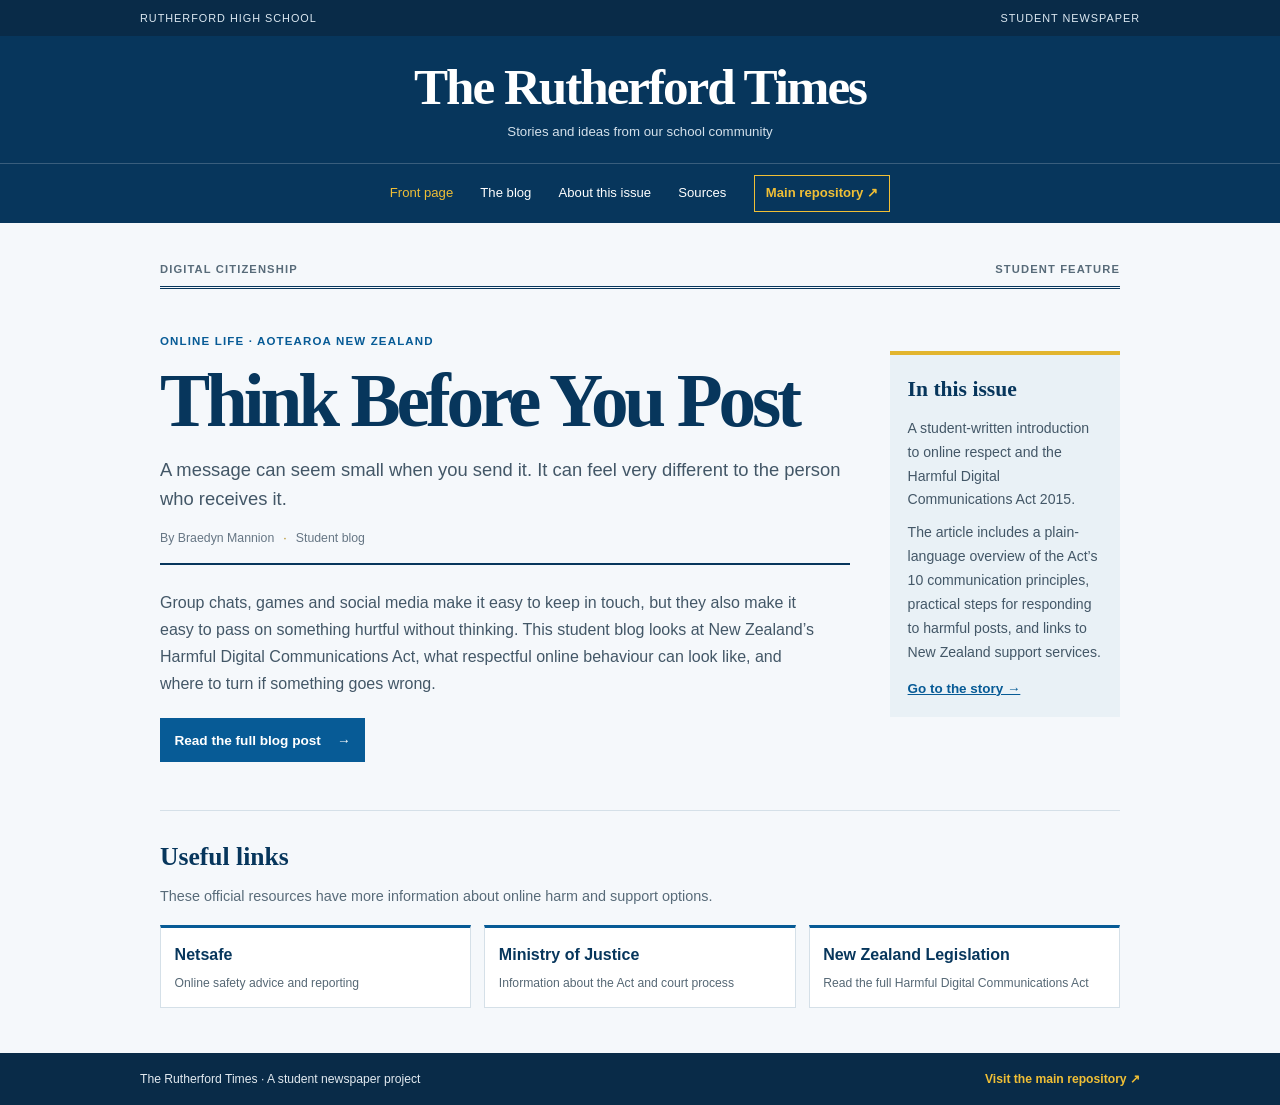
<file: index.html>
<!doctype html>
<html lang="en-NZ">
  <head>
    <meta charset="utf-8" />
    <meta name="viewport" content="width=device-width, initial-scale=1" />
    <meta name="theme-color" content="#07365c" />
    <meta name="description" content="The Rutherford Times: a student newspaper featuring a blog post about online respect and digital citizenship." />
    <title>The Rutherford Times</title>
    <link rel="canonical" href="https://rhs.pntr.dev/" />
    <link rel="stylesheet" href="styles.css?v=5" />
  </head>
  <body>
    <a class="skip-link" href="#main">Skip to content</a>
    <header class="site-header" id="top">
      <div class="school-line"><span>RUTHERFORD HIGH SCHOOL</span><span>STUDENT NEWSPAPER</span></div>
      <div class="masthead"><a href="index.html">The Rutherford Times</a><p>Stories and ideas from our school community</p></div>
      <nav aria-label="Main navigation">
        <a href="index.html" aria-current="page">Front page</a>
        <a href="blog.html">The blog</a>
        <a href="#about">About this issue</a>
        <a href="#sources">Sources</a>
        <a class="repo-button" href="https://github.com/Retered/rutherfordhighschool" target="_blank" rel="noopener noreferrer">Main repository ↗</a>
      </nav>
    </header>

    <main id="main">
      <section class="front-page" aria-labelledby="headline">
        <div class="issue-line"><span>Digital citizenship</span><span>Student feature</span></div>
        <article class="lead-story">
          <p class="category">ONLINE LIFE · AOTEAROA NEW ZEALAND</p>
          <h1 id="headline">Think Before You Post</h1>
          <p class="standfirst">A message can seem small when you send it. It can feel very different to the person who receives it.</p>
          <p class="byline">By Braedyn Mannion <span>·</span> Student blog</p>
          <div class="story-preview">
            <p>Group chats, games and social media make it easy to keep in touch, but they also make it easy to pass on something hurtful without thinking. This student blog looks at New Zealand’s Harmful Digital Communications Act, what respectful online behaviour can look like, and where to turn if something goes wrong.</p>
            <a class="read-button" href="blog.html">Read the full blog post <span aria-hidden="true">→</span></a>
          </div>
        </article>

        <aside class="front-note" id="about">
          <h2>In this issue</h2>
          <p>A student-written introduction to online respect and the Harmful Digital Communications Act 2015.</p>
          <p>The article includes a plain-language overview of the Act’s 10 communication principles, practical steps for responding to harmful posts, and links to New Zealand support services.</p>
          <a href="blog.html">Go to the story →</a>
        </aside>
      </section>

      <section class="more-info" id="sources">
        <h2>Useful links</h2>
        <p>These official resources have more information about online harm and support options.</p>
        <ul>
          <li><a href="https://netsafe.org.nz/" target="_blank" rel="noopener noreferrer">Netsafe <span>Online safety advice and reporting</span></a></li>
          <li><a href="https://www.justice.govt.nz/courts/civil/harmful-digital-communications/" target="_blank" rel="noopener noreferrer">Ministry of Justice <span>Information about the Act and court process</span></a></li>
          <li><a href="https://www.legislation.govt.nz/act/public/2015/0063/latest/whole.html" target="_blank" rel="noopener noreferrer">New Zealand Legislation <span>Read the full Harmful Digital Communications Act</span></a></li>
        </ul>
      </section>
    </main>

    <footer><p>The Rutherford Times · A student newspaper project</p><a class="footer-repo" href="https://github.com/Retered/rutherfordhighschool" target="_blank" rel="noopener noreferrer">Visit the main repository ↗</a></footer>
  </body>
</html>
</file>
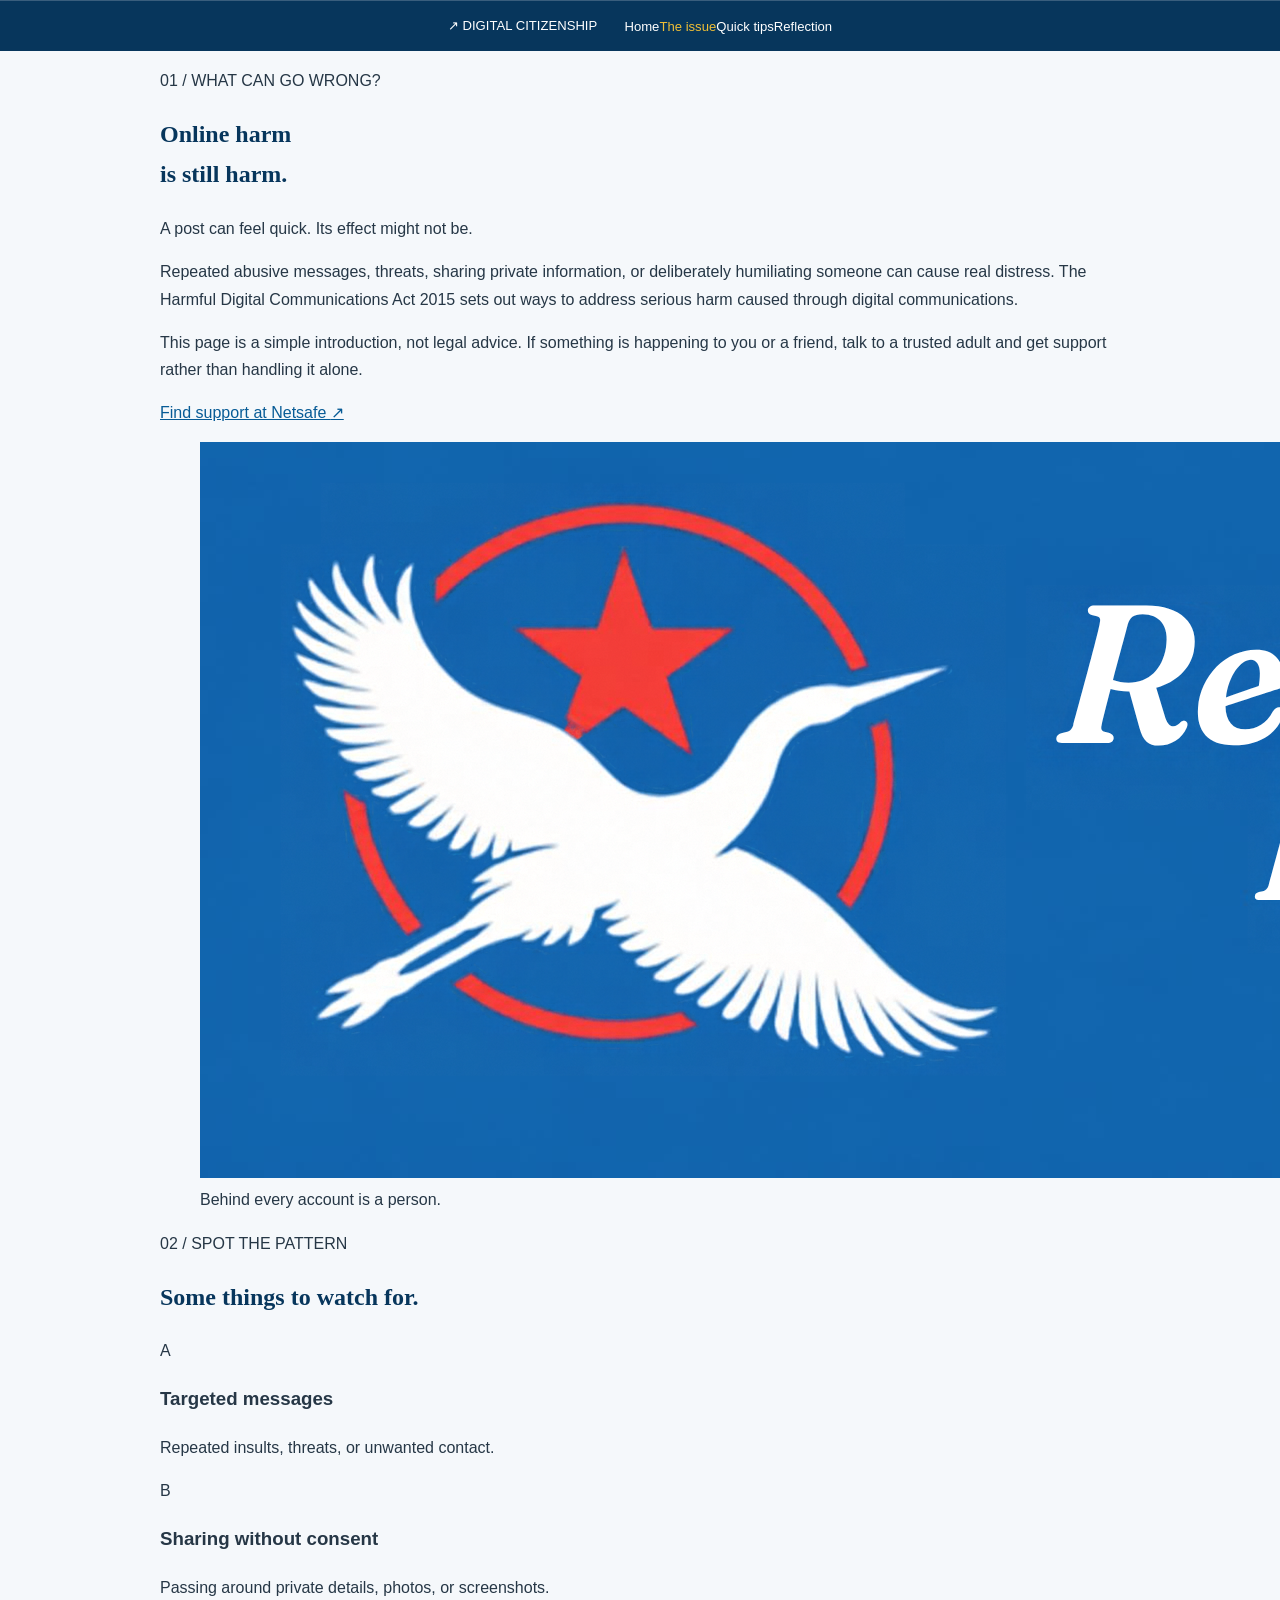
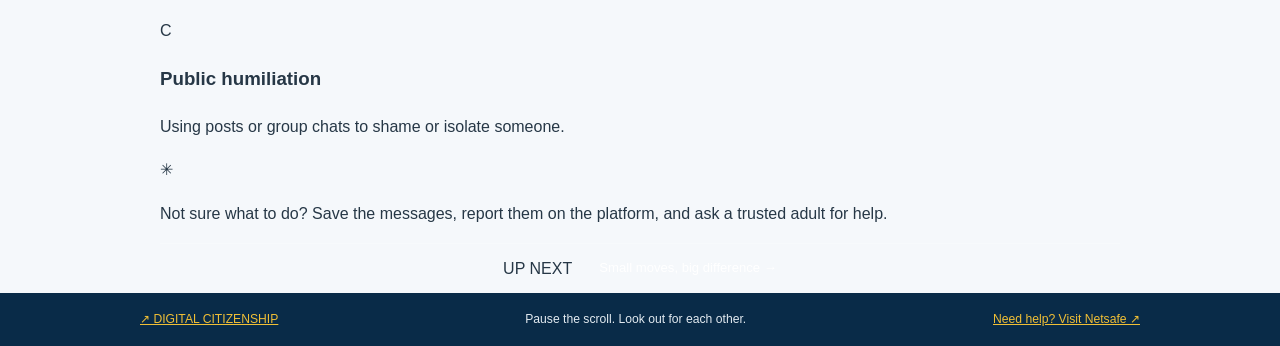
<file: about.html>
<!doctype html>
<html lang="en">
<head>
  <meta charset="utf-8"><meta name="viewport" content="width=device-width, initial-scale=1"><meta name="theme-color" content="#102b46">
  <title>The issue | Digital Citizenship</title>
  <link rel="preconnect" href="https://fonts.googleapis.com"><link rel="preconnect" href="https://fonts.gstatic.com" crossorigin>
  <link href="https://fonts.googleapis.com/css2?family=DM+Sans:wght@400;500;600;700;800&family=Space+Grotesk:wght@500;600;700&display=swap" rel="stylesheet"><link rel="stylesheet" href="styles.css">
</head>
<body><a class="skip-link" href="#main">Skip to content</a><div class="ambient ambient-a" aria-hidden="true"></div><div class="ambient ambient-b" aria-hidden="true"></div>
<header class="site-header"><nav class="nav shell" aria-label="Main navigation"><a class="brand" href="index.html"><span class="brand-mark">↗</span> DIGITAL CITIZENSHIP</a><div class="nav-links"><a href="index.html">Home</a><a aria-current="page" href="about.html">The issue</a><a href="tips.html">Quick tips</a><a href="reflection.html">Reflection</a></div></nav></header>
<main id="main" class="shell page-content">
  <section class="page-hero reveal"><p class="eyebrow">01 / WHAT CAN GO WRONG?</p><h1>Online harm<br>is still <span class="highlight-text">harm.</span></h1><p class="lede">A post can feel quick. Its effect might not be.</p></section>
  <section class="story-layout reveal delay-one"><div class="story-copy"><p>Repeated abusive messages, threats, sharing private information, or deliberately humiliating someone can cause real distress. The Harmful Digital Communications Act 2015 sets out ways to address serious harm caused through digital communications.</p><p>This page is a simple introduction, not legal advice. If something is happening to you or a friend, talk to a trusted adult and get support rather than handling it alone.</p><a class="arrow-link" href="https://netsafe.org.nz/" target="_blank" rel="noopener noreferrer">Find support at Netsafe <span aria-hidden="true">↗</span></a></div><figure class="story-image"><img src="2.png" alt="Image included with the digital citizenship project"><figcaption>Behind every account is a person.</figcaption></figure></section>
  <section class="section-block reveal"><p class="eyebrow">02 / SPOT THE PATTERN</p><h2>Some things to watch for.</h2><div class="feature-grid issue-cards"><article class="feature-card card-sky"><span class="card-number">A</span><h3>Targeted messages</h3><p>Repeated insults, threats, or unwanted contact.</p></article><article class="feature-card card-peach"><span class="card-number">B</span><h3>Sharing without consent</h3><p>Passing around private details, photos, or screenshots.</p></article><article class="feature-card card-mint"><span class="card-number">C</span><h3>Public humiliation</h3><p>Using posts or group chats to shame or isolate someone.</p></article></div></section>
  <aside class="callout reveal"><span aria-hidden="true">✳</span><p>Not sure what to do? Save the messages, report them on the platform, and ask a trusted adult for help.</p></aside>
  <nav class="page-next" aria-label="Next page"><span>UP NEXT</span><a href="tips.html">Small moves, big difference <span aria-hidden="true">→</span></a></nav>
</main><footer class="footer shell"><a class="brand" href="index.html"><span class="brand-mark">↗</span> DIGITAL CITIZENSHIP</a><span>Pause the scroll. Look out for each other.</span><a href="https://www.netsafe.org.nz/" target="_blank" rel="noopener noreferrer">Need help? Visit Netsafe ↗</a></footer>
</body></html>
</file>
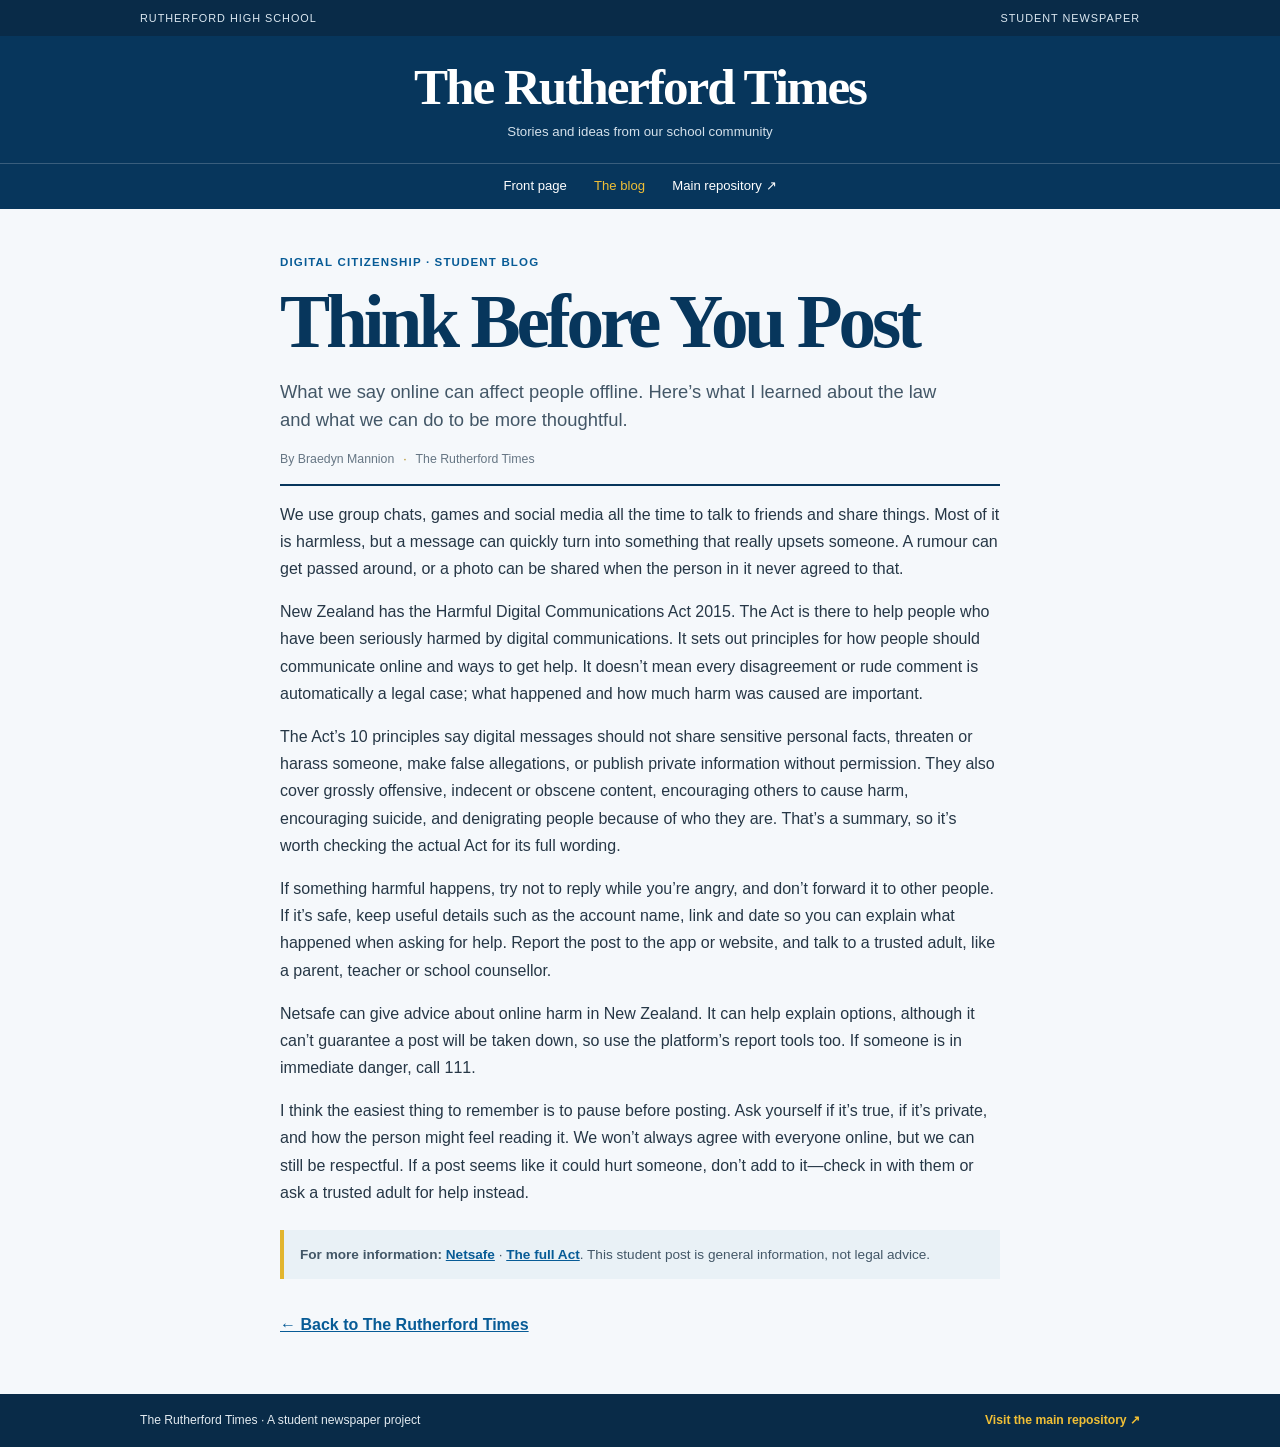
<file: blog.html>
<!doctype html>
<html lang="en-NZ">
  <head>
    <meta charset="utf-8" />
    <meta name="viewport" content="width=device-width, initial-scale=1" />
    <meta name="theme-color" content="#07365c" />
    <meta name="description" content="A student blog post about online respect and New Zealand's Harmful Digital Communications Act." />
    <title>Think Before You Post | The Rutherford Times</title>
    <link rel="stylesheet" href="styles.css?v=5" />
  </head>
  <body>
    <a class="skip-link" href="#main">Skip to the story</a>
    <header class="site-header" id="top">
      <div class="school-line"><span>RUTHERFORD HIGH SCHOOL</span><span>STUDENT NEWSPAPER</span></div>
      <div class="masthead"><a href="index.html">The Rutherford Times</a><p>Stories and ideas from our school community</p></div>
      <nav aria-label="Main navigation">
        <a href="index.html">Front page</a>
        <a href="blog.html" aria-current="page">The blog</a>
        <a href="https://github.com/Retered/rutherfordhighschool" target="_blank" rel="noopener noreferrer">Main repository ↗</a>
      </nav>
    </header>

    <main id="main">
      <article class="blog-story">
        <p class="category">DIGITAL CITIZENSHIP · STUDENT BLOG</p>
        <h1>Think Before You Post</h1>
        <p class="standfirst">What we say online can affect people offline. Here’s what I learned about the law and what we can do to be more thoughtful.</p>
        <p class="byline">By Braedyn Mannion <span>·</span> The Rutherford Times</p>

        <div class="article-body">
          <p>We use group chats, games and social media all the time to talk to friends and share things. Most of it is harmless, but a message can quickly turn into something that really upsets someone. A rumour can get passed around, or a photo can be shared when the person in it never agreed to that.</p>
          <p>New Zealand has the Harmful Digital Communications Act 2015. The Act is there to help people who have been seriously harmed by digital communications. It sets out principles for how people should communicate online and ways to get help. It doesn’t mean every disagreement or rude comment is automatically a legal case; what happened and how much harm was caused are important.</p>
          <p>The Act’s 10 principles say digital messages should not share sensitive personal facts, threaten or harass someone, make false allegations, or publish private information without permission. They also cover grossly offensive, indecent or obscene content, encouraging others to cause harm, encouraging suicide, and denigrating people because of who they are. That’s a summary, so it’s worth checking the actual Act for its full wording.</p>
          <p>If something harmful happens, try not to reply while you’re angry, and don’t forward it to other people. If it’s safe, keep useful details such as the account name, link and date so you can explain what happened when asking for help. Report the post to the app or website, and talk to a trusted adult, like a parent, teacher or school counsellor.</p>
          <p>Netsafe can give advice about online harm in New Zealand. It can help explain options, although it can’t guarantee a post will be taken down, so use the platform’s report tools too. If someone is in immediate danger, call 111.</p>
          <p>I think the easiest thing to remember is to pause before posting. Ask yourself if it’s true, if it’s private, and how the person might feel reading it. We won’t always agree with everyone online, but we can still be respectful. If a post seems like it could hurt someone, don’t add to it—check in with them or ask a trusted adult for help instead.</p>
          <p class="note"><strong>For more information:</strong> <a href="https://netsafe.org.nz/" target="_blank" rel="noopener noreferrer">Netsafe</a> · <a href="https://www.legislation.govt.nz/act/public/2015/0063/latest/whole.html" target="_blank" rel="noopener noreferrer">The full Act</a>. This student post is general information, not legal advice.</p>
        </div>
        <a class="back-link" href="index.html">← Back to The Rutherford Times</a>
      </article>
    </main>

    <footer><p>The Rutherford Times · A student newspaper project</p><a class="footer-repo" href="https://github.com/Retered/rutherfordhighschool" target="_blank" rel="noopener noreferrer">Visit the main repository ↗</a></footer>
  </body>
</html>
</file>
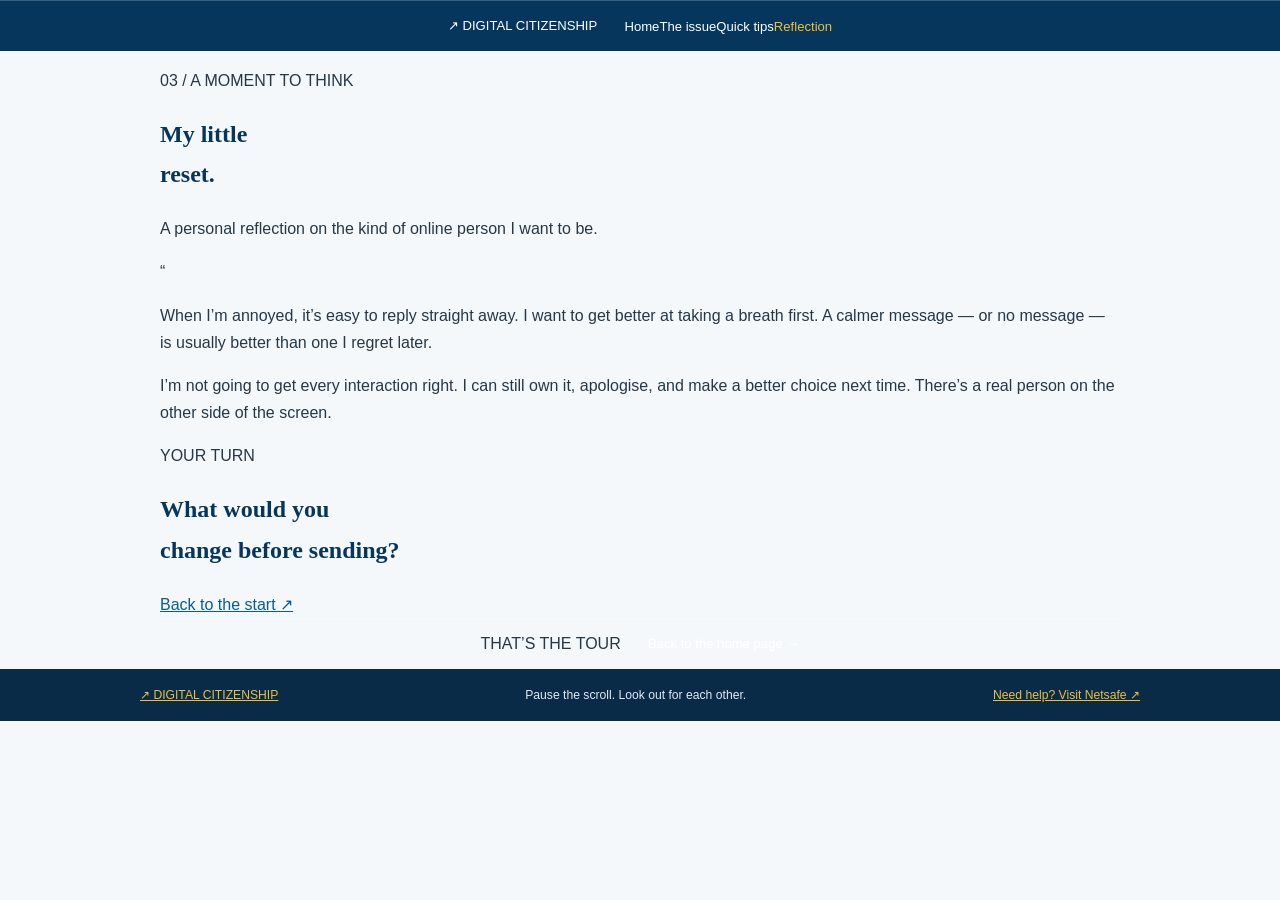
<file: reflection.html>
<!doctype html>
<html lang="en">
<head>
  <meta charset="utf-8"><meta name="viewport" content="width=device-width, initial-scale=1"><meta name="theme-color" content="#102b46">
  <title>Reflection | Digital Citizenship</title>
  <link rel="preconnect" href="https://fonts.googleapis.com"><link rel="preconnect" href="https://fonts.gstatic.com" crossorigin>
  <link href="https://fonts.googleapis.com/css2?family=DM+Sans:wght@400;500;600;700;800&family=Space+Grotesk:wght@500;600;700&display=swap" rel="stylesheet"><link rel="stylesheet" href="styles.css">
</head>
<body><a class="skip-link" href="#main">Skip to content</a><div class="ambient ambient-a" aria-hidden="true"></div><div class="ambient ambient-b" aria-hidden="true"></div>
<header class="site-header"><nav class="nav shell" aria-label="Main navigation"><a class="brand" href="index.html"><span class="brand-mark">↗</span> DIGITAL CITIZENSHIP</a><div class="nav-links"><a href="index.html">Home</a><a href="about.html">The issue</a><a href="tips.html">Quick tips</a><a aria-current="page" href="reflection.html">Reflection</a></div></nav></header>
<main id="main" class="shell page-content">
  <section class="page-hero reveal"><p class="eyebrow">03 / A MOMENT TO THINK</p><h1>My little<br><span class="highlight-text">reset.</span></h1><p class="lede">A personal reflection on the kind of online person I want to be.</p></section>
  <section class="reflection-card reveal delay-one"><div class="reflection-symbol" aria-hidden="true">“</div><div><p>When I’m annoyed, it’s easy to reply straight away. I want to get better at taking a breath first. A calmer message — or no message — is usually better than one I regret later.</p><p>I’m not going to get every interaction right. I can still own it, apologise, and make a better choice next time. There’s a real person on the other side of the screen.</p></div></section>
  <section class="reflection-bottom reveal"><div><p class="eyebrow">YOUR TURN</p><h2>What would you<br>change before sending?</h2></div><a class="button button-bright" href="index.html">Back to the start <span aria-hidden="true">↗</span></a></section>
  <nav class="page-next" aria-label="Back to home"><span>THAT’S THE TOUR</span><a href="index.html">Back to the home page <span aria-hidden="true">→</span></a></nav>
</main><footer class="footer shell"><a class="brand" href="index.html"><span class="brand-mark">↗</span> DIGITAL CITIZENSHIP</a><span>Pause the scroll. Look out for each other.</span><a href="https://www.netsafe.org.nz/" target="_blank" rel="noopener noreferrer">Need help? Visit Netsafe ↗</a></footer>
</body></html>
</file>
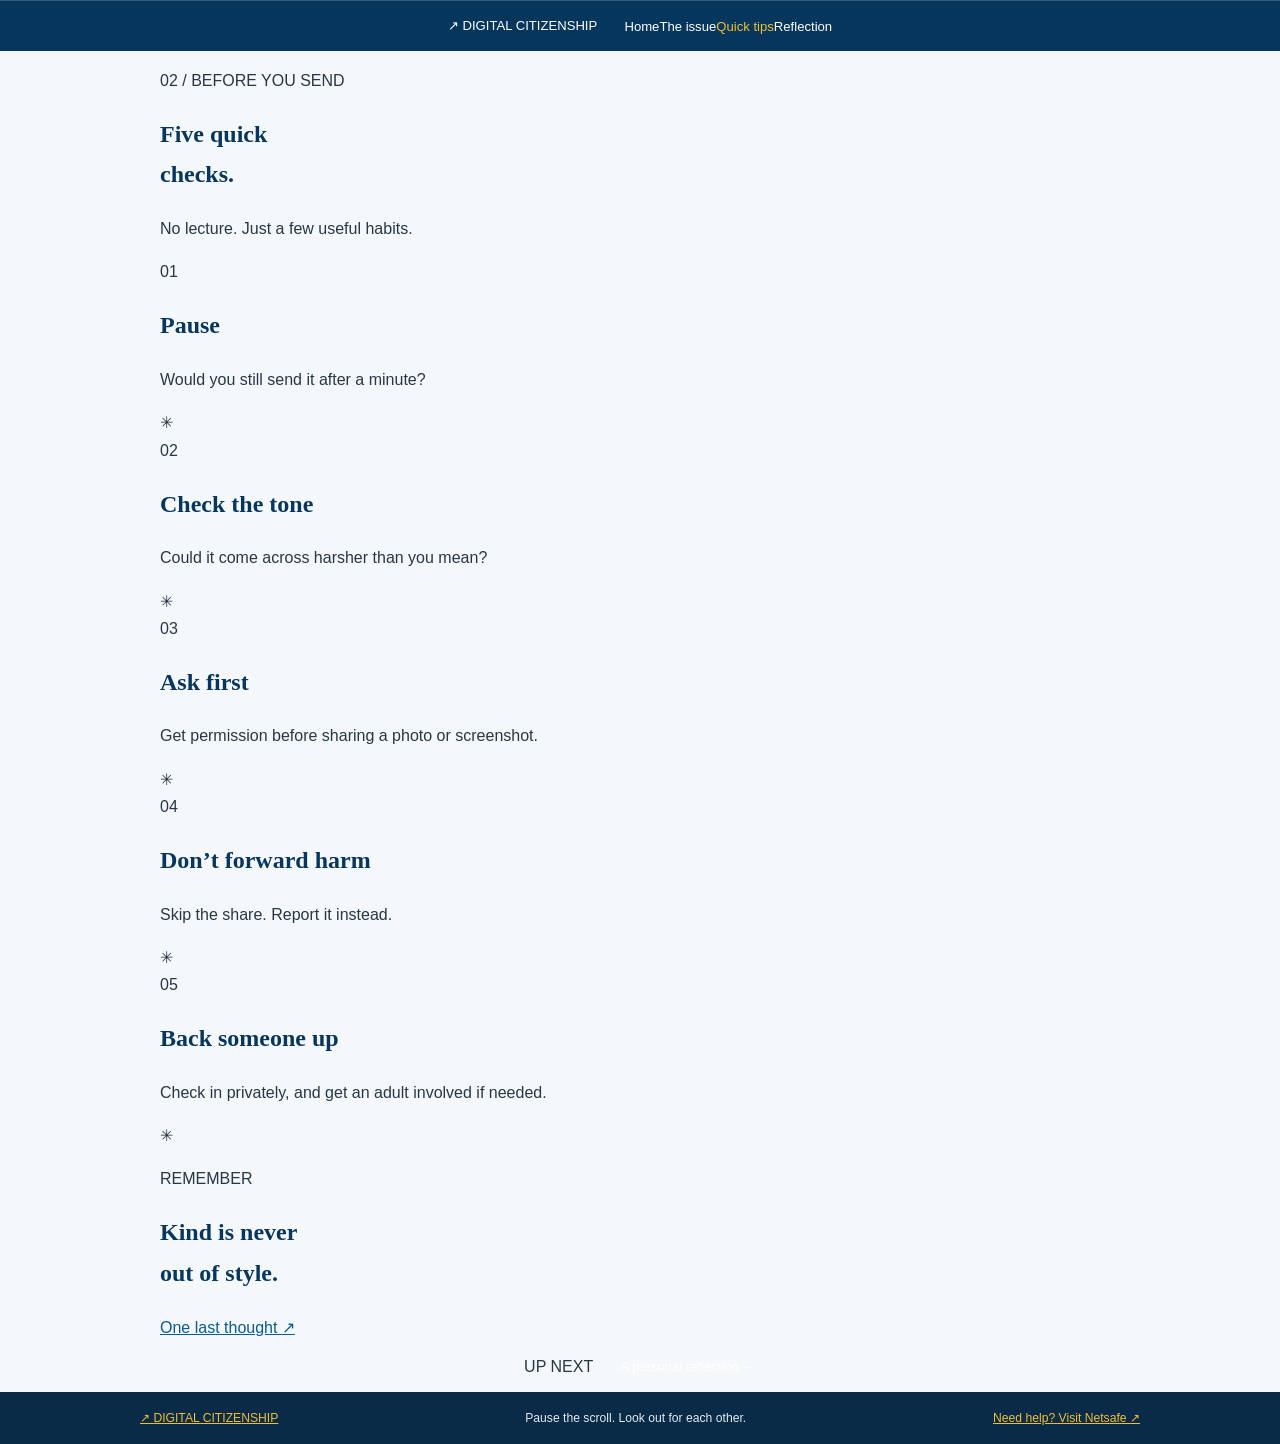
<file: tips.html>
<!doctype html>
<html lang="en">
<head>
  <meta charset="utf-8"><meta name="viewport" content="width=device-width, initial-scale=1"><meta name="theme-color" content="#102b46">
  <title>Quick tips | Digital Citizenship</title>
  <link rel="preconnect" href="https://fonts.googleapis.com"><link rel="preconnect" href="https://fonts.gstatic.com" crossorigin>
  <link href="https://fonts.googleapis.com/css2?family=DM+Sans:wght@400;500;600;700;800&family=Space+Grotesk:wght@500;600;700&display=swap" rel="stylesheet"><link rel="stylesheet" href="styles.css">
</head>
<body><a class="skip-link" href="#main">Skip to content</a><div class="ambient ambient-a" aria-hidden="true"></div><div class="ambient ambient-b" aria-hidden="true"></div>
<header class="site-header"><nav class="nav shell" aria-label="Main navigation"><a class="brand" href="index.html"><span class="brand-mark">↗</span> DIGITAL CITIZENSHIP</a><div class="nav-links"><a href="index.html">Home</a><a href="about.html">The issue</a><a aria-current="page" href="tips.html">Quick tips</a><a href="reflection.html">Reflection</a></div></nav></header>
<main id="main" class="shell page-content">
  <section class="page-hero reveal"><p class="eyebrow">02 / BEFORE YOU SEND</p><h1>Five quick<br><span class="highlight-text">checks.</span></h1><p class="lede">No lecture. Just a few useful habits.</p></section>
  <section class="tips-board reveal delay-one" aria-label="Five online safety tips">
    <article class="tip-row"><span class="tip-index">01</span><div><h2>Pause</h2><p>Would you still send it after a minute?</p></div><span class="tip-spark" aria-hidden="true">✳</span></article>
    <article class="tip-row"><span class="tip-index">02</span><div><h2>Check the tone</h2><p>Could it come across harsher than you mean?</p></div><span class="tip-spark" aria-hidden="true">✳</span></article>
    <article class="tip-row"><span class="tip-index">03</span><div><h2>Ask first</h2><p>Get permission before sharing a photo or screenshot.</p></div><span class="tip-spark" aria-hidden="true">✳</span></article>
    <article class="tip-row"><span class="tip-index">04</span><div><h2>Don’t forward harm</h2><p>Skip the share. Report it instead.</p></div><span class="tip-spark" aria-hidden="true">✳</span></article>
    <article class="tip-row"><span class="tip-index">05</span><div><h2>Back someone up</h2><p>Check in privately, and get an adult involved if needed.</p></div><span class="tip-spark" aria-hidden="true">✳</span></article>
  </section>
  <section class="end-card reveal"><div><p class="eyebrow">REMEMBER</p><h2>Kind is never<br>out of style.</h2></div><a class="button button-dark" href="reflection.html">One last thought <span aria-hidden="true">↗</span></a></section>
  <nav class="page-next" aria-label="Next page"><span>UP NEXT</span><a href="reflection.html">A personal reflection <span aria-hidden="true">→</span></a></nav>
</main><footer class="footer shell"><a class="brand" href="index.html"><span class="brand-mark">↗</span> DIGITAL CITIZENSHIP</a><span>Pause the scroll. Look out for each other.</span><a href="https://www.netsafe.org.nz/" target="_blank" rel="noopener noreferrer">Need help? Visit Netsafe ↗</a></footer>
</body></html>
</file>
<file: styles.css>
* { box-sizing: border-box; }
html { scroll-behavior: smooth; scroll-padding-top: 1rem; }
body { margin: 0; background: #f5f8fb; color: #263746; font: 16px/1.7 Arial, Helvetica, sans-serif; }
a { color: #075b96; }
a:focus-visible, summary:focus-visible { outline: 3px solid #e8b532; outline-offset: 3px; }
.skip-link { position: absolute; top: -5rem; left: 1rem; padding: .5rem .8rem; background: #fff; }
.skip-link:focus { top: 1rem; z-index: 2; }

.site-header { color: #fff; background: #07365c; }
.school-line { display: flex; justify-content: space-between; gap: 1rem; padding: .55rem max(calc((100vw - 1000px) / 2), 1.25rem); background: #092b48; color: #dce8f1; font-size: .68rem; letter-spacing: .09em; }
.masthead { max-width: 1000px; margin: auto; padding: 1.45rem 1rem 1.2rem; text-align: center; }
.masthead a { color: #fff; font: bold clamp(2rem, 6vw, 3.2rem)/1.1 Georgia, 'Times New Roman', serif; letter-spacing: -.04em; text-decoration: none; }
.masthead p { margin: .35rem 0 0; color: #d4e1eb; font-size: .83rem; }
nav { display: flex; justify-content: center; align-items: center; flex-wrap: wrap; gap: .55rem 1.7rem; padding: .7rem 1rem; border-top: 1px solid rgba(255,255,255,.2); }
nav a { color: #fff; font-size: .82rem; text-decoration: none; }
nav a:hover, nav a[aria-current="page"] { color: #f0bf36; }
.repo-button { padding: .38rem .7rem; border: 1px solid #f0bf36; color: #f0bf36; font-weight: bold; }
.repo-button:hover { background: #f0bf36; color: #092b48; }

main { max-width: 1000px; margin: auto; padding: 0 1.25rem; }
.front-page { display: grid; grid-template-columns: minmax(0, 1fr) 230px; gap: 2.5rem; padding: 2.3rem 0 3rem; }
.issue-line { grid-column: 1 / -1; display: flex; justify-content: space-between; padding-bottom: .45rem; border-bottom: 3px double #07365c; color: #586b79; font-size: .7rem; font-weight: bold; letter-spacing: .1em; text-transform: uppercase; }
.lead-story { padding-top: .2rem; }
.category { margin: 0 0 .65rem; color: #075b96; font-size: .72rem; font-weight: bold; letter-spacing: .1em; }
h1, h2 { color: #07365c; font-family: Georgia, 'Times New Roman', serif; }
.lead-story h1, .blog-story h1 { margin: 0; font-size: clamp(2.7rem, 7vw, 4.7rem); letter-spacing: -.055em; line-height: 1.04; }
.standfirst { max-width: 690px; margin: 1rem 0 .9rem; color: #435767; font-size: 1.15rem; line-height: 1.55; }
.byline { margin: 0; padding-bottom: .9rem; border-bottom: 2px solid #07365c; color: #667684; font-size: .77rem; }
.byline span { padding: 0 .35rem; color: #b08712; }
.story-preview { max-width: 660px; padding-top: .5rem; }
.story-preview p { color: #435767; }
.read-button { display: inline-flex; align-items: center; gap: 1rem; margin-top: .3rem; padding: .65rem .9rem; background: #075b96; color: white; font-size: .85rem; font-weight: bold; text-decoration: none; }
.read-button:hover { background: #07365c; }
.front-note { align-self: start; margin-top: 1.4rem; padding: 1rem 1.1rem; border-top: 4px solid #e2b52e; background: #e9f1f6; }
.front-note h2 { margin: 0 0 .5rem; font-size: 1.35rem; }
.front-note p { margin: .55rem 0; color: #435767; font-size: .88rem; }
.front-note a { font-size: .84rem; font-weight: bold; }
.more-info { padding: 1.5rem 0 2.8rem; border-top: 1px solid #d5e0e8; }
.more-info h2 { margin: 0; font-size: 1.6rem; }
.more-info > p { margin: .35rem 0 1rem; color: #586b79; font-size: .9rem; }
.more-info ul { display: grid; grid-template-columns: repeat(3, 1fr); gap: .8rem; margin: 0; padding: 0; list-style: none; }
.more-info li a { display: block; height: 100%; padding: .85rem; border: 1px solid #d5e0e8; border-top: 3px solid #075b96; background: white; color: #07365c; font-weight: bold; text-decoration: none; }
.more-info li a:hover { border-top-color: #e2b52e; }
.more-info li span { display: block; margin-top: .25rem; color: #566875; font-size: .76rem; font-weight: normal; }

.blog-story { max-width: 720px; margin: auto; padding: 2.8rem 0 3.5rem; }
.blog-story .article-body { padding-top: .9rem; }
.article-body p { margin: 0 0 1rem; }
.article-body h2 { margin: 2rem 0 .65rem; font-size: 1.8rem; line-height: 1.2; }
.article-body ul { padding-left: 1.3rem; }
.article-body ul li { margin: .25rem 0; }
.note { margin-top: 1.5rem !important; padding: .8rem 1rem; border-left: 4px solid #e2b52e; background: #e9f1f6; color: #435767; font-size: .85rem; }
.note a { font-weight: bold; }
.back-link { display: inline-block; margin-top: 1rem; font-weight: bold; }

footer { display: flex; justify-content: space-between; gap: 1rem; padding: 1rem max(calc((100vw - 1000px) / 2), 1.25rem); background: #092b48; color: #e2eaf0; font-size: .76rem; }
footer p { margin: 0; }
footer a { color: #f0bf36; }
.footer-repo { font-weight: bold; text-decoration: none; }
.footer-repo:hover { text-decoration: underline; }

@media (max-width: 700px) {
  .school-line { font-size: .58rem; }
  .masthead { padding-block: 1.2rem; }
  nav { justify-content: flex-start; gap: .55rem 1rem; }
  .front-page { grid-template-columns: 1fr; gap: .8rem; padding-top: 1.5rem; }
  .issue-line { grid-column: 1; }
  .front-note { margin-top: .3rem; }
  .more-info ul { grid-template-columns: 1fr; }
  .blog-story { padding-top: 2.2rem; }
  footer { flex-wrap: wrap; }
}
@media (prefers-reduced-motion: reduce) { html { scroll-behavior: auto; } }
</file>
